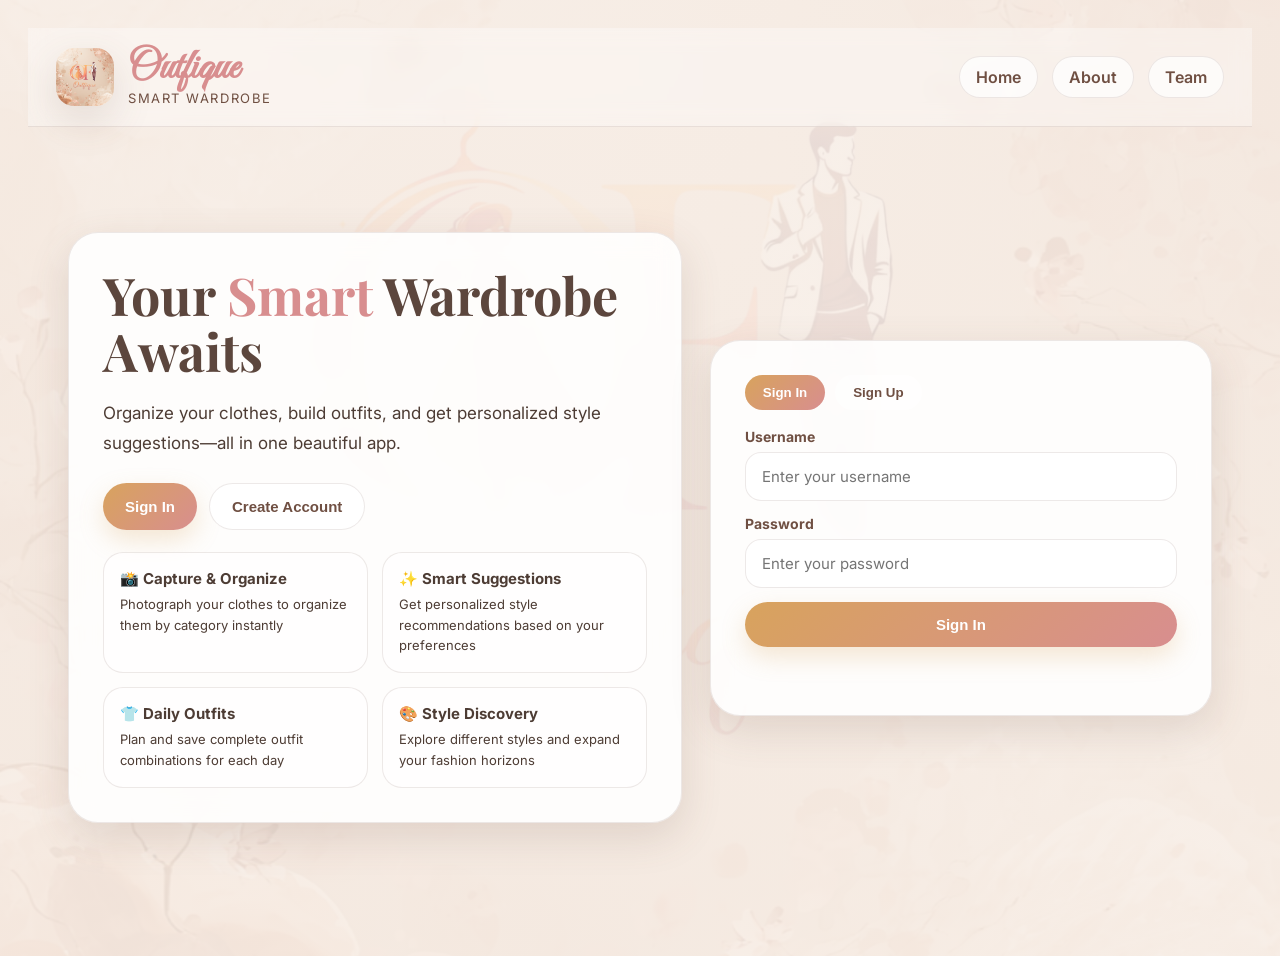
<file: OUTFIQUE KO/index.html>
<!DOCTYPE html>
<html lang="en">
<head>
  <meta charset="UTF-8" />
  <meta name="viewport" content="width=device-width, initial-scale=1.0" />
  <title>Outfique - Smart Wardrobe App</title>
  <link rel="preconnect" href="https://fonts.googleapis.com" />
  <link rel="preconnect" href="https://fonts.gstatic.com" crossorigin />
  <link href="https://fonts.googleapis.com/css2?family=Playfair+Display:wght@600;700&family=Great+Vibes&family=Inter:wght@300;400;500;600;700&display=swap" rel="stylesheet" />
  <link rel="stylesheet" href="styles.css" />
</head>
<body>
  <div class="page">
    <header>
      <div class="brand">
        <img src="DESIGN NI JARED.png" alt="Outfique logo">
        <div class="brand-text">
          <h1>Outfique</h1>
          <p>Smart Wardrobe</p>
        </div>
      </div>

      <nav>
        <a href="index.html">Home</a>
        <a href="about.html">About</a>
        <a href="team.html">Team</a>
      </nav>
    </header>

    <main>
      <section class="hero-card">
        <h2>Your <span>Smart</span> Wardrobe Awaits</h2>
        <p>Organize your clothes, build outfits, and get personalized style suggestions—all in one beautiful app.</p>

        <div class="hero-actions">
          <button class="btn btn-primary" onclick="scrollToAuth('login')">Sign In</button>
          <button class="btn btn-secondary" onclick="scrollToAuth('signup')">Create Account</button>
        </div>

        <div class="features">
          <div class="feature">
            <h3>📸 Capture & Organize</h3>
            <p>Photograph your clothes to organize them by category instantly</p>
          </div>
          <div class="feature">
            <h3>✨ Smart Suggestions</h3>
            <p>Get personalized style recommendations based on your preferences</p>
          </div>
          <div class="feature">
            <h3>👕 Daily Outfits</h3>
            <p>Plan and save complete outfit combinations for each day</p>
          </div>
          <div class="feature">
            <h3>🎨 Style Discovery</h3>
            <p>Explore different styles and expand your fashion horizons</p>
          </div>
        </div>
      </section>

      <section class="auth-card">
        <div class="tabs">
          <button class="tab active" id="loginTab" onclick="switchAuthTab('login')">Sign In</button>
          <button class="tab" id="signupTab" onclick="switchAuthTab('signup')">Sign Up</button>
        </div>

        <form class="auth-form active" id="loginForm">
          <div class="form-group">
            <label for="loginUsername">Username</label>
            <input type="text" id="loginUsername" placeholder="Enter your username" required>
          </div>

          <div class="form-group">
            <label for="loginPassword">Password</label>
            <input type="password" id="loginPassword" placeholder="Enter your password" required>
          </div>

          <button class="btn btn-primary full-width" id="loginBtn" type="button">Sign In</button>
          <div id="authMessage" class="message"></div>
        </form>

        <form class="auth-form" id="signupForm">
          <div class="form-group">
            <label for="signupUsername">Username</label>
            <input type="text" id="signupUsername" placeholder="Choose a username" required>
          </div>

          <div class="form-group">
            <label for="signupEmail">Email</label>
            <input type="email" id="signupEmail" placeholder="your@email.com" required>
          </div>

          <div class="form-group">
            <label for="signupPassword">Password</label>
            <input type="password" id="signupPassword" placeholder="Create a password" required>
          </div>

          <div class="form-group">
            <label for="signupConfirmPassword">Confirm Password</label>
            <input type="password" id="signupConfirmPassword" placeholder="Confirm your password" required>
          </div>

          <button class="btn btn-primary full-width" id="signupBtn" type="button">Create Account</button>
          <div id="authMessage" class="message"></div>
        </form>
      </section>
    </main>
  </div>

  <script src="wardrobe-smart-upgrade.js"></script>
  <script>
    function scrollToAuth(tab) {
      switchAuthTab(tab);
      document.querySelector('.auth-card').scrollIntoView({ behavior: 'smooth' });
    }
  </script>
</body>
</html>
</file>
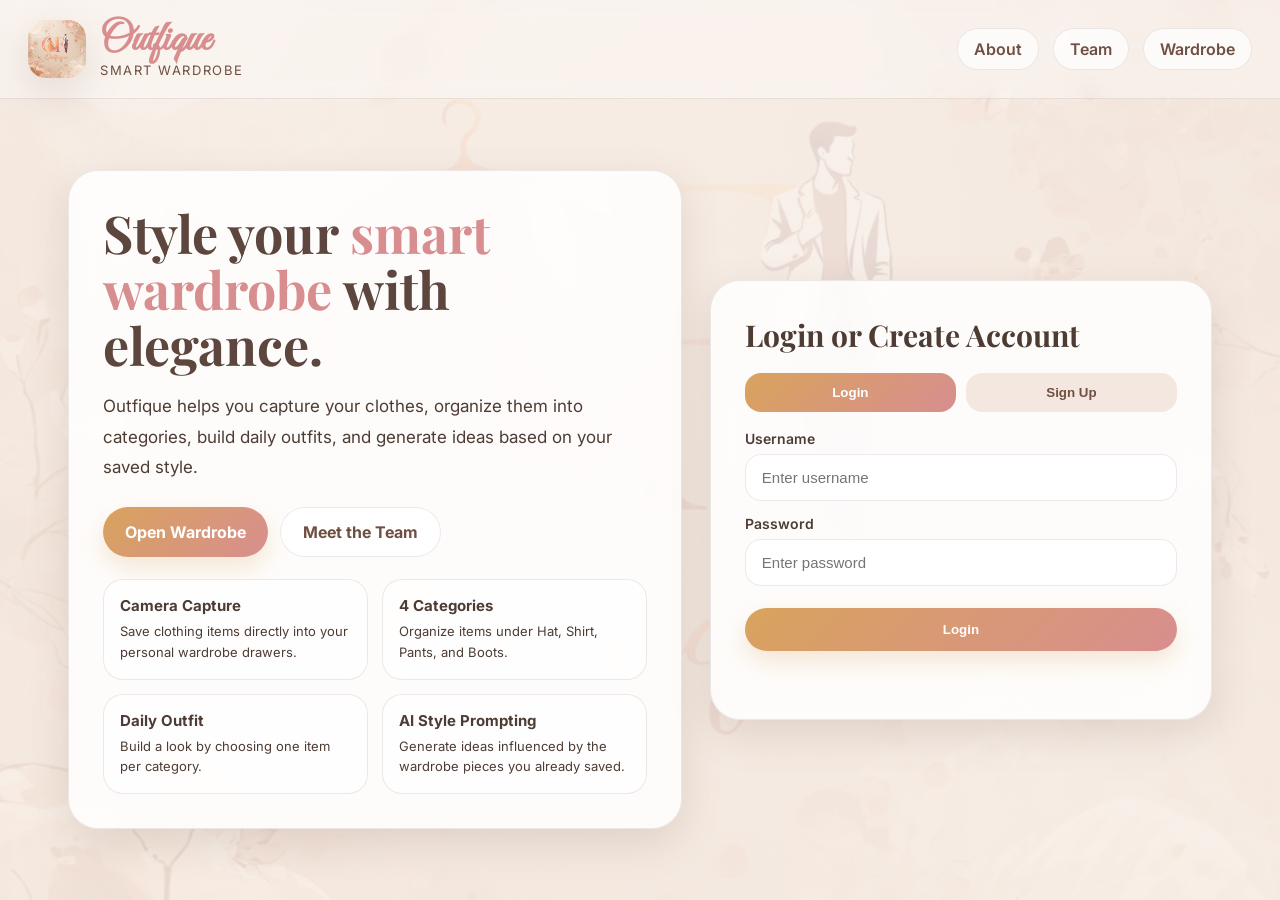
<file: OUTFIQUE KO/about outfique.html>
<!DOCTYPE html>
<html lang="en">
<head>
  <meta charset="UTF-8" />
  <meta name="viewport" content="width=device-width, initial-scale=1.0" />
  <title>Outfique</title>
  <link rel="preconnect" href="https://fonts.googleapis.com" />
  <link rel="preconnect" href="https://fonts.gstatic.com" crossorigin />
  <link href="https://fonts.googleapis.com/css2?family=Playfair+Display:wght@600;700&family=Great+Vibes&family=Inter:wght@300;400;500;600;700&display=swap" rel="stylesheet" />
  <style>
    :root{
      --bg:#f7eee7;
      --bg-2:#ead7c9;
      --rose:#d88e8f;
      --gold:#d8a35d;
      --brown:#6f4f42;
      --text:#4d3c34;
      --white:rgba(255,255,255,.86);
      --shadow:0 14px 40px rgba(111,79,66,.16);
      --line:rgba(111,79,66,.12);
    }

    *{box-sizing:border-box;margin:0;padding:0}
    body{
      font-family:Inter,system-ui,sans-serif;
      min-height:100vh;
      color:var(--text);
      background:
        linear-gradient(rgba(247,238,231,.88), rgba(247,238,231,.88)),
        url("DESIGN NI JARED.png") center/cover no-repeat fixed;
    }

    .page{
      min-height:100vh;
      display:flex;
      flex-direction:column;
    }

    header{
      display:flex;
      justify-content:space-between;
      align-items:center;
      padding:20px 28px;
      -webkit-backdrop-filter:blur(10px);
      backdrop-filter:blur(10px);
      background:rgba(255,255,255,.35);
      border-bottom:1px solid var(--line);
    }

    .brand{
      display:flex;
      align-items:center;
      gap:14px;
    }

    .brand img{
      width:58px;
      height:58px;
      object-fit:cover;
      border-radius:18px;
      box-shadow:var(--shadow);
      background:#fff;
    }

    .brand-text h1{
      font-family:"Great Vibes",cursive;
      font-size:42px;
      color:var(--rose);
      line-height:1;
    }

    .brand-text p{
      font-size:13px;
      letter-spacing:.12em;
      text-transform:uppercase;
      color:var(--brown);
    }

    nav{
      display:flex;
      gap:14px;
      flex-wrap:wrap;
    }

    nav a{
      text-decoration:none;
      color:var(--brown);
      font-weight:600;
      padding:10px 16px;
      border-radius:999px;
      background:rgba(255,255,255,.72);
      border:1px solid var(--line);
    }

    main{
      flex:1;
      display:grid;
      grid-template-columns:1.1fr .9fr;
      gap:28px;
      align-items:center;
      padding:48px 28px;
      max-width:1200px;
      width:100%;
      margin:0 auto;
    }

    .hero-card,
    .auth-card{
      background:var(--white);
      border:1px solid var(--line);
      border-radius:30px;
      box-shadow:var(--shadow);
      padding:34px;
      -webkit-backdrop-filter:blur(12px);
      backdrop-filter:blur(12px);
    }

    .hero-card h2{
      font-family:"Playfair Display",serif;
      font-size:52px;
      line-height:1.08;
      margin-bottom:18px;
      color:#5c463d;
    }

    .hero-card h2 span{color:var(--rose)}
    .hero-card p{
      font-size:17px;
      line-height:1.8;
      margin-bottom:24px;
      max-width:60ch;
    }

    .hero-actions{
      display:flex;
      flex-wrap:wrap;
      gap:12px;
      margin-bottom:22px;
    }

    .btn{
      border:none;
      text-decoration:none;
      display:inline-flex;
      align-items:center;
      justify-content:center;
      cursor:pointer;
      border-radius:999px;
      padding:14px 22px;
      font-weight:700;
      transition:.2s ease;
    }

    .btn-primary{
      background:linear-gradient(135deg,var(--gold),var(--rose));
      color:#fff;
      box-shadow:0 10px 24px rgba(216,163,93,.25);
    }

    .btn-secondary{
      background:#fff;
      color:var(--brown);
      border:1px solid var(--line);
    }

    .btn:hover{transform:translateY(-1px)}

    .features{
      display:grid;
      grid-template-columns:repeat(2,minmax(0,1fr));
      gap:14px;
      margin-top:12px;
    }

    .feature{
      background:rgba(255,255,255,.62);
      border:1px solid var(--line);
      border-radius:20px;
      padding:16px;
    }

    .feature h3{
      font-size:15px;
      margin-bottom:6px;
    }

    .feature p{
      font-size:13px;
      line-height:1.6;
      margin:0;
    }

    .auth-card h3{
      font-family:"Playfair Display",serif;
      font-size:30px;
      margin-bottom:18px;
    }

    .tabs{
      display:flex;
      gap:10px;
      margin-bottom:18px;
    }

    .tab{
      flex:1;
      padding:12px 14px;
      border:none;
      border-radius:16px;
      background:#f3e7df;
      color:var(--brown);
      font-weight:700;
      cursor:pointer;
    }

    .tab.active{
      background:linear-gradient(135deg,var(--gold),var(--rose));
      color:#fff;
    }

    .auth-form{display:none}
    .auth-form.active{display:block}

    .form-group{
      margin-bottom:14px;
    }

    label{
      display:block;
      margin-bottom:7px;
      font-weight:600;
      font-size:14px;
    }

    input{
      width:100%;
      padding:14px 16px;
      border:1px solid var(--line);
      border-radius:16px;
      outline:none;
      font-size:15px;
      background:#fff;
    }

    .full-btn{
      width:100%;
      margin-top:8px;
    }

    .terms{
      font-size:13px;
      line-height:1.6;
      margin-top:14px;
      color:#6e5a4f;
    }

    .terms a{
      color:var(--rose);
      font-weight:700;
      text-decoration:none;
    }

    .message{
      min-height:22px;
      font-size:14px;
      margin-top:12px;
      font-weight:600;
    }

    .message.error{color:#b43b3b}
    .message.success{color:#2a7a4d}

    @media (max-width: 900px){
      main{
        grid-template-columns:1fr;
      }
      .hero-card h2{
        font-size:42px;
      }
    }

    @media (max-width: 640px){
      header{
        flex-direction:column;
        gap:14px;
      }
      .hero-card,
      .auth-card{
        padding:24px;
      }
      .hero-card h2{
        font-size:34px;
      }
      .features{
        grid-template-columns:1fr;
      }
    }
  </style>
</head>
<body>
  <div class="page">
    <header>
      <div class="brand">
        <img src="DESIGN NI JARED.png" alt="Outfique logo">
        <div class="brand-text">
          <h1>Outfique</h1>
          <p>Smart Wardrobe</p>
        </div>
      </div>

      <nav>
        <a href="about outfique.html">About</a>
        <a href="team.html">Team</a>
        <a href="wardrobe.html">Wardrobe</a>
      </nav>
    </header>

    <main>
      <section class="hero-card">
        <h2>Style your <span>smart wardrobe</span> with elegance.</h2>
        <p>
          Outfique helps you capture your clothes, organize them into categories,
          build daily outfits, and generate ideas based on your saved style.
        </p>

        <div class="hero-actions">
          <a class="btn btn-primary" href="wardrobe.html">Open Wardrobe</a>
          <a class="btn btn-secondary" href="team.html">Meet the Team</a>
        </div>

        <div class="features">
          <div class="feature">
            <h3>Camera Capture</h3>
            <p>Save clothing items directly into your personal wardrobe drawers.</p>
          </div>
          <div class="feature">
            <h3>4 Categories</h3>
            <p>Organize items under Hat, Shirt, Pants, and Boots.</p>
          </div>
          <div class="feature">
            <h3>Daily Outfit</h3>
            <p>Build a look by choosing one item per category.</p>
          </div>
          <div class="feature">
            <h3>AI Style Prompting</h3>
            <p>Generate ideas influenced by the wardrobe pieces you already saved.</p>
          </div>
        </div>
      </section>

      <section class="auth-card">
        <h3>Login or Create Account</h3>

        <div class="tabs">
          <button class="tab active" id="loginTab" type="button">Login</button>
          <button class="tab" id="signupTab" type="button">Sign Up</button>
        </div>

        <div class="auth-form active" id="loginForm">
          <div class="form-group">
            <label for="loginUsername">Username</label>
            <input id="loginUsername" type="text" placeholder="Enter username">
          </div>
          <div class="form-group">
            <label for="loginPassword">Password</label>
            <input id="loginPassword" type="password" placeholder="Enter password">
          </div>
          <button class="btn btn-primary full-btn" id="loginBtn" type="button">Login</button>
        </div>

        <div class="auth-form" id="signupForm">
          <div class="form-group">
            <label for="signupUsername">Username</label>
            <input id="signupUsername" type="text" placeholder="Choose a username">
          </div>
          <div class="form-group">
            <label for="signupEmail">Email</label>
            <input id="signupEmail" type="email" placeholder="Enter email">
          </div>
          <div class="form-group">
            <label for="signupPassword">Password</label>
            <input id="signupPassword" type="password" placeholder="Create password">
          </div>
          <div class="form-group">
            <label for="signupConfirmPassword">Confirm Password</label>
            <input id="signupConfirmPassword" type="password" placeholder="Repeat password">
          </div>
          <button class="btn btn-primary full-btn" id="signupBtn" type="button">Create Account</button>

          <div class="terms">
            By signing up, you agree to use this project responsibly.
          </div>
        </div>

        <div class="message" id="authMessage"></div>
      </section>
    </main>
  </div>

  <script src="wardrobe.js"></script>
</body>
</html>
</file>
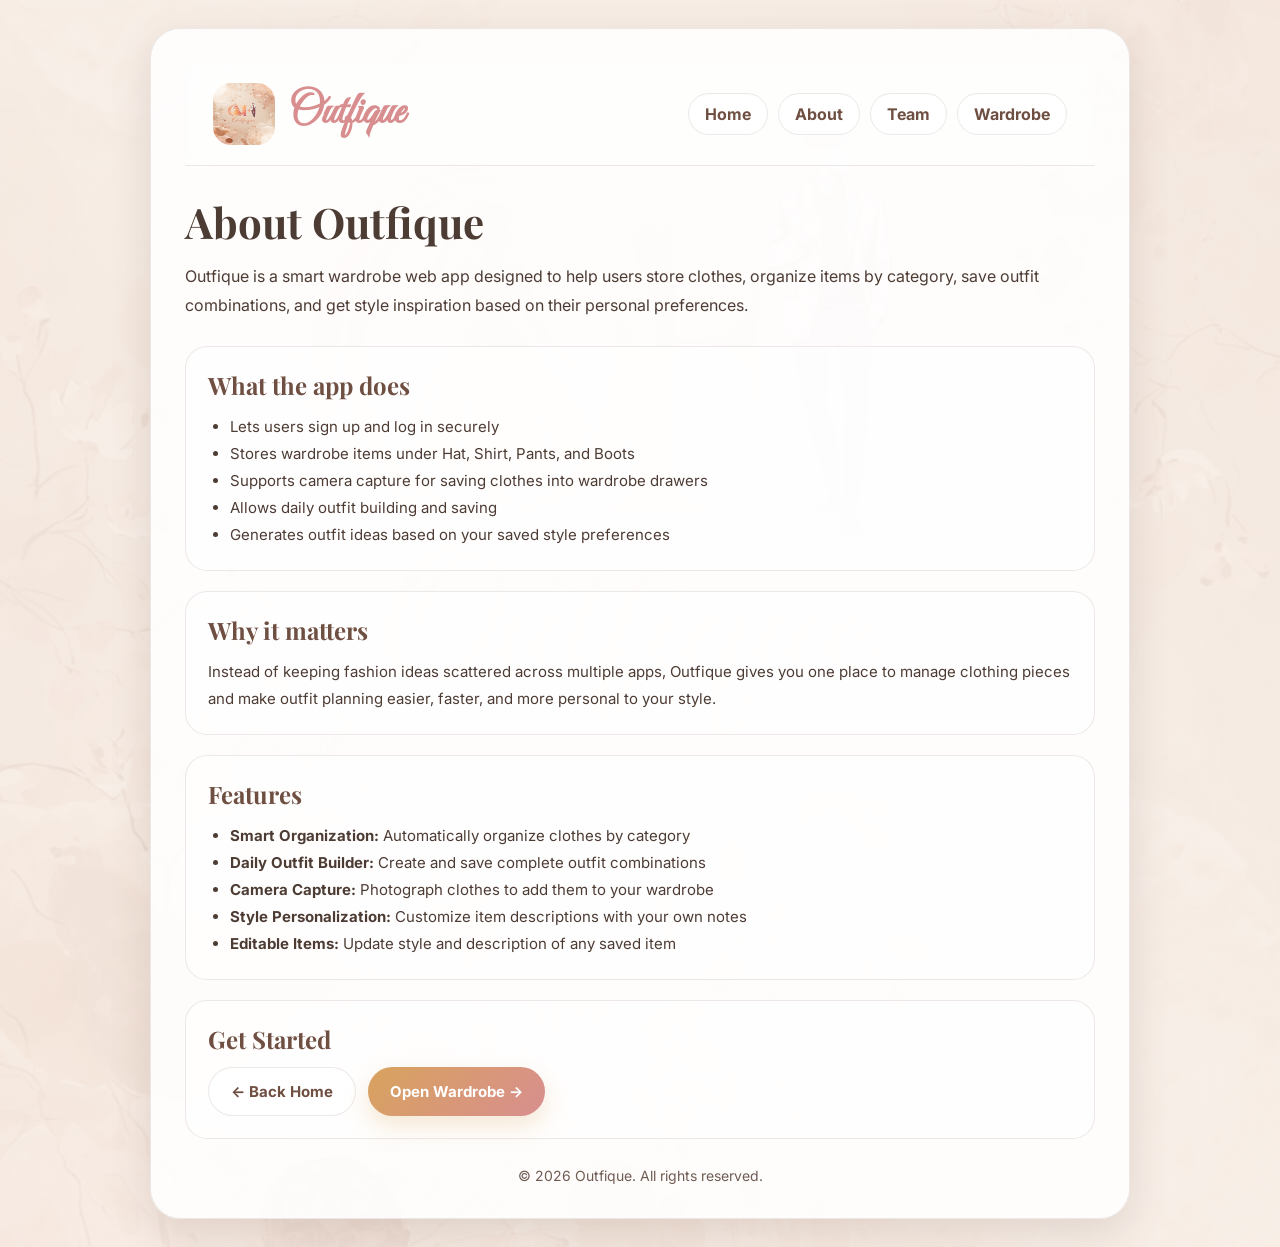
<file: OUTFIQUE KO/about.html>
<!DOCTYPE html>
<html lang="en">
<head>
  <meta charset="UTF-8" />
  <meta name="viewport" content="width=device-width, initial-scale=1.0" />
  <title>About Outfique</title>
  <link rel="preconnect" href="https://fonts.googleapis.com">
  <link rel="preconnect" href="https://fonts.gstatic.com" crossorigin>
  <link href="https://fonts.googleapis.com/css2?family=Playfair+Display:wght@600;700&family=Great+Vibes&family=Inter:wght@300;400;500;600;700&display=swap" rel="stylesheet">
  <link rel="stylesheet" href="styles.css">
</head>
<body>
  <div class="container">
    <header class="about-header">
      <div class="logo-wrap">
        <img src="DESIGN NI JARED.png" alt="Outfique logo">
        <div>
          <h1>Outfique</h1>
        </div>
      </div>

      <nav class="about-nav">
        <a href="index.html">Home</a>
        <a href="about.html">About</a>
        <a href="team.html">Team</a>
        <a href="wardrobe.html">Wardrobe</a>
      </nav>
    </header>

    <section class="hero">
      <h2>About Outfique</h2>
      <p>
        Outfique is a smart wardrobe web app designed to help users store clothes,
        organize items by category, save outfit combinations, and get style inspiration
        based on their personal preferences.
      </p>
    </section>

    <section class="about-section">
      <h3>What the app does</h3>
      <ul>
        <li>Lets users sign up and log in securely</li>
        <li>Stores wardrobe items under Hat, Shirt, Pants, and Boots</li>
        <li>Supports camera capture for saving clothes into wardrobe drawers</li>
        <li>Allows daily outfit building and saving</li>
        <li>Generates outfit ideas based on your saved style preferences</li>
      </ul>
    </section>

    <section class="about-section">
      <h3>Why it matters</h3>
      <p>
        Instead of keeping fashion ideas scattered across multiple apps, Outfique gives you one place
        to manage clothing pieces and make outfit planning easier, faster, and more personal to your style.
      </p>
    </section>

    <section class="about-section">
      <h3>Features</h3>
      <ul>
        <li><strong>Smart Organization:</strong> Automatically organize clothes by category</li>
        <li><strong>Daily Outfit Builder:</strong> Create and save complete outfit combinations</li>
        <li><strong>Camera Capture:</strong> Photograph clothes to add them to your wardrobe</li>
        <li><strong>Style Personalization:</strong> Customize item descriptions with your own notes</li>
        <li><strong>Editable Items:</strong> Update style and description of any saved item</li>
      </ul>
    </section>

    <section class="about-section">
      <h3>Get Started</h3>
      <div class="actions">
        <a class="btn btn-secondary" href="index.html">← Back Home</a>
        <a class="btn btn-primary" href="wardrobe.html">Open Wardrobe →</a>
      </div>
    </section>

    <footer>
      &copy; 2026 Outfique. All rights reserved.
    </footer>
  </div>
</body>
</html>
</file>
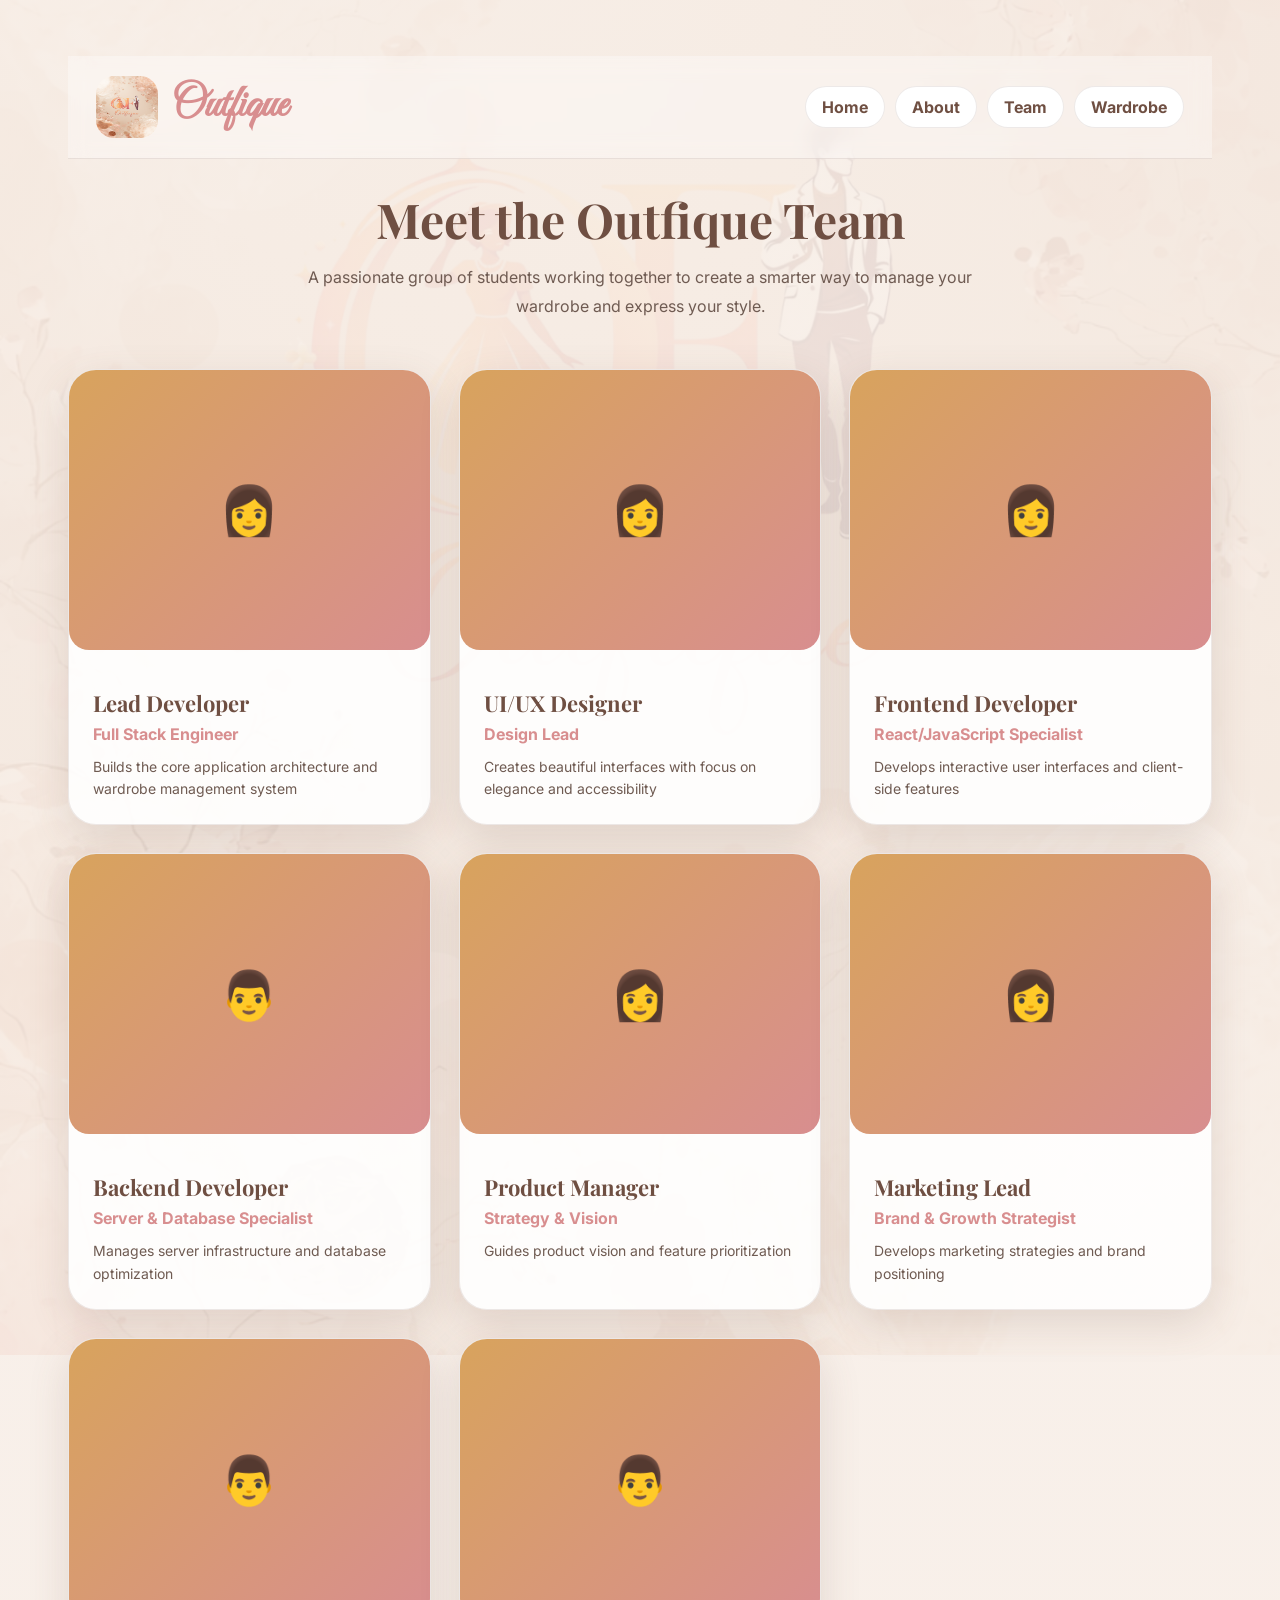
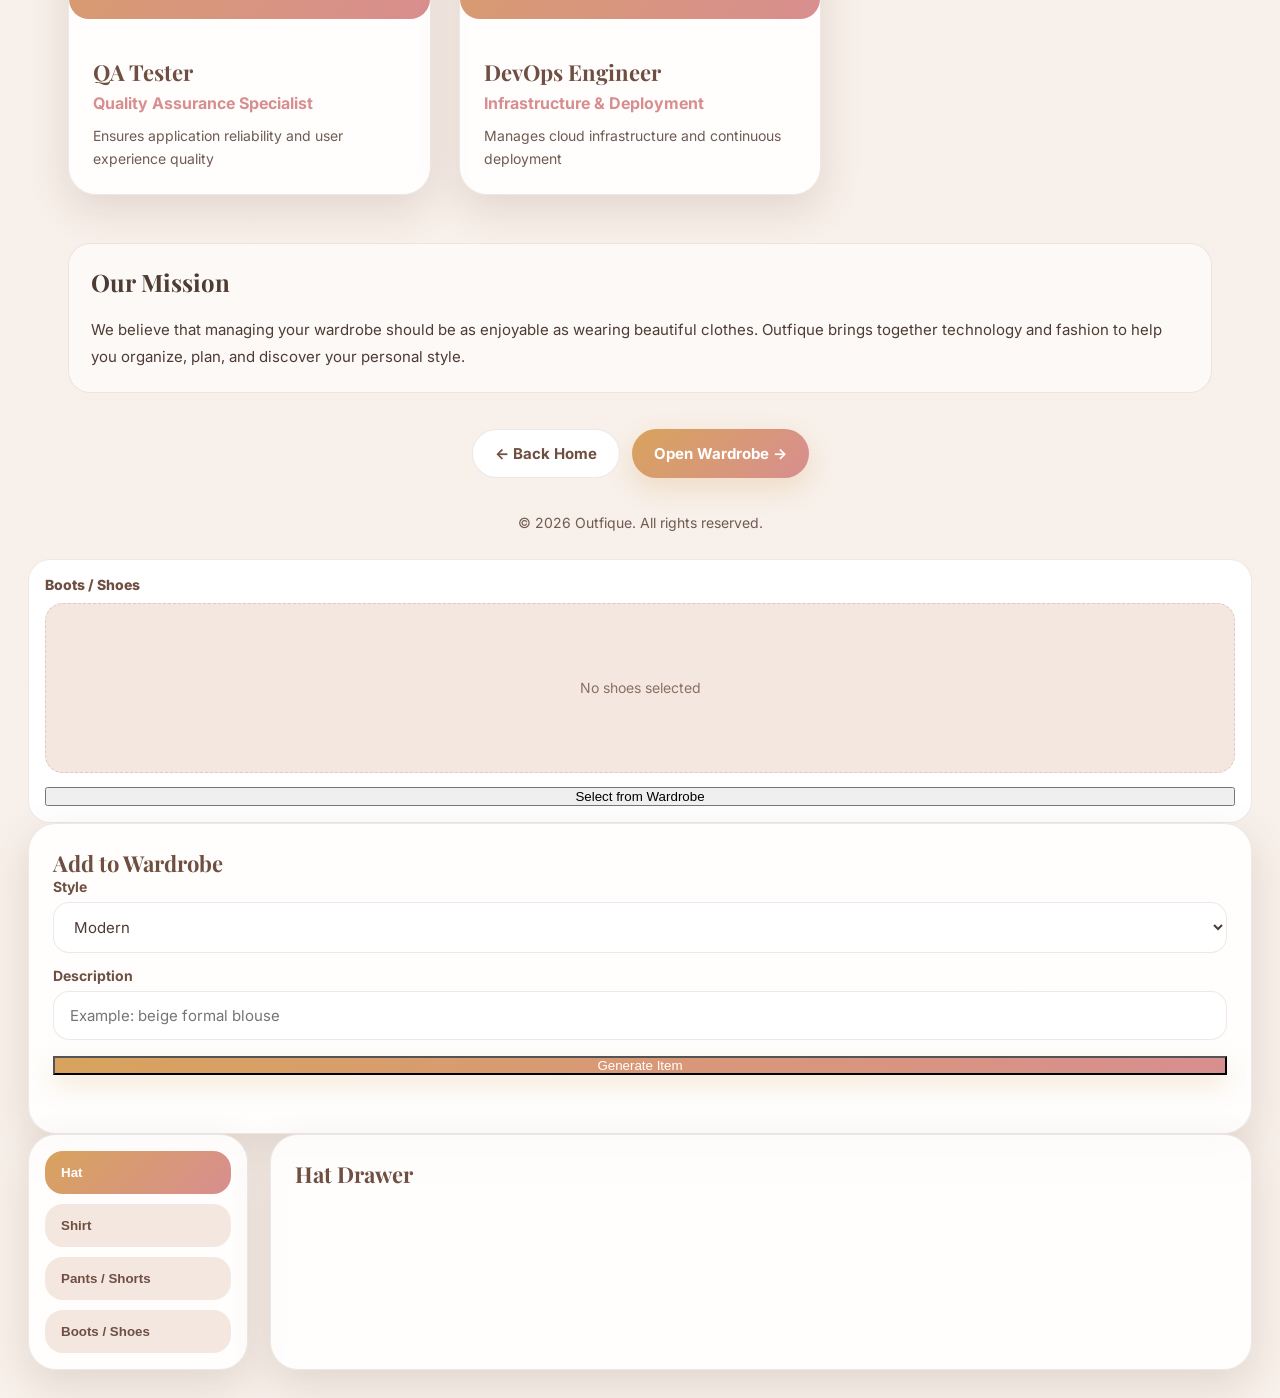
<file: OUTFIQUE KO/team.html>
<!DOCTYPE html>
<html lang="en">
<head>
  <meta charset="UTF-8" />
  <meta name="viewport" content="width=device-width, initial-scale=1.0" />
  <title>Outfique Team</title>
  <link rel="preconnect" href="https://fonts.googleapis.com">
  <link rel="preconnect" href="https://fonts.gstatic.com" crossorigin>
  <link href="https://fonts.googleapis.com/css2?family=Playfair+Display:wght@600;700&family=Great+Vibes&family=Inter:wght@300;400;500;600;700&display=swap" rel="stylesheet">
  <link rel="stylesheet" href="styles.css">
</head>
<body>
  <div class="team-container">
    <header class="about-header">
      <div class="logo-wrap">
        <img src="DESIGN NI JARED.png" alt="Outfique logo">
        <div>
          <h1>Outfique</h1>
        </div>
      </div>

      <nav class="about-nav">
        <a href="index.html">Home</a>
        <a href="about.html">About</a>
        <a href="team.html">Team</a>
        <a href="wardrobe.html">Wardrobe</a>
      </nav>
    </header>

    <section class="team-header">
      <h2>Meet the Outfique Team</h2>
      <p>
        A passionate group of students working together to create
        a smarter way to manage your wardrobe and express your style.
      </p>
    </section>

    <section class="team-grid">
      <div class="team-card">
        <div class="team-card-image">👩</div>
        <div class="team-card-body">
          <h3>Lead Developer</h3>
          <div class="role">Full Stack Engineer</div>
          <p>Builds the core application architecture and wardrobe management system</p>
        </div>
      </div>

      <div class="team-card">
        <div class="team-card-image">👩</div>
        <div class="team-card-body">
          <h3>UI/UX Designer</h3>
          <div class="role">Design Lead</div>
          <p>Creates beautiful interfaces with focus on elegance and accessibility</p>
        </div>
      </div>

      <div class="team-card">
        <div class="team-card-image">👩</div>
        <div class="team-card-body">
          <h3>Frontend Developer</h3>
          <div class="role">React/JavaScript Specialist</div>
          <p>Develops interactive user interfaces and client-side features</p>
        </div>
      </div>

      <div class="team-card">
        <div class="team-card-image">👨</div>
        <div class="team-card-body">
          <h3>Backend Developer</h3>
          <div class="role">Server & Database Specialist</div>
          <p>Manages server infrastructure and database optimization</p>
        </div>
      </div>

      <div class="team-card">
        <div class="team-card-image">👩</div>
        <div class="team-card-body">
          <h3>Product Manager</h3>
          <div class="role">Strategy & Vision</div>
          <p>Guides product vision and feature prioritization</p>
        </div>
      </div>

      <div class="team-card">
        <div class="team-card-image">👩</div>
        <div class="team-card-body">
          <h3>Marketing Lead</h3>
          <div class="role">Brand & Growth Strategist</div>
          <p>Develops marketing strategies and brand positioning</p>
        </div>
      </div>

      <div class="team-card">
        <div class="team-card-image">👨</div>
        <div class="team-card-body">
          <h3>QA Tester</h3>
          <div class="role">Quality Assurance Specialist</div>
          <p>Ensures application reliability and user experience quality</p>
        </div>
      </div>

      <div class="team-card">
        <div class="team-card-image">👨</div>
        <div class="team-card-body">
          <h3>DevOps Engineer</h3>
          <div class="role">Infrastructure & Deployment</div>
          <p>Manages cloud infrastructure and continuous deployment</p>
        </div>
      </div>
    </section>

    <section class="about-section">
      <h2 id="team-mission">Our Mission</h2>
      <p>
        We believe that managing your wardrobe should be as enjoyable as wearing beautiful clothes.
        Outfique brings together technology and fashion to help you organize, plan, and discover your personal style.
      </p>
    </section>

    <div class="actions team-actions">
      <a class="btn btn-secondary" href="index.html">← Back Home</a>
      <a class="btn btn-primary" href="wardrobe.html">Open Wardrobe →</a>
    </div>

    <footer>
      &copy; 2026 Outfique. All rights reserved.
    </footer>
  </div>
</body>
</html>

          <div class="outfit-slot" data-category="boots">
            <div class="slot-label">Boots / Shoes</div>
            <div class="slot-content" id="dailyBoots"><div class="empty-slot">No shoes selected</div></div>
            <button class="select-from-drawer-btn" data-category="boots" type="button">Select from Wardrobe</button>
          </div>
        </div>
      </section>

      <aside class="generation-panel">
        <h2>Add to Wardrobe</h2>

        <div class="form-group">
          <label for="itemStyle">Style</label>
          <select id="itemStyle">
            <option value="casual">Casual</option>
            <option value="formal">Formal</option>
            <option value="vintage">Vintage</option>
            <option value="modern" selected>Modern</option>
            <option value="streetwear">Streetwear</option>
            <option value="bohemian">Bohemian</option>
            <option value="minimalist">Minimalist</option>
          </select>
        </div>

        <div class="form-group">
          <label for="itemDescription">Description</label>
          <input type="text" id="itemDescription" placeholder="Example: beige formal blouse">
        </div>

        <button id="generateBtn" class="btn-primary full-width" type="button">Generate Item</button>
        <div id="messageArea" class="status-message"></div>
      </aside>
    </div>

    <section class="category-section">
      <div class="category-tabs">
        <button class="category-tab active" data-category="hat" type="button">Hat</button>
        <button class="category-tab" data-category="shirt" type="button">Shirt</button>
        <button class="category-tab" data-category="pants" type="button">Pants / Shorts</button>
        <button class="category-tab" data-category="boots" type="button">Boots / Shoes</button>
      </div>

      <div class="drawer-panel">
        <div class="drawer-header">
          <h2 id="drawerTitle">Hat Drawer</h2>
        </div>
        <div id="wardrobeGrid" class="wardrobe-grid"></div>
      </div>
    </section>
  </div>

  <div class="modal hidden" id="editModal">
    <div class="modal-content">
      <button class="close-btn" id="closeEditModal" type="button">&times;</button>
      <h3>Edit Item</h3>

      <div class="form-group">
        <label for="editStyle">Update Style</label>
        <select id="editStyle">
          <option value="casual">Casual</option>
          <option value="formal">Formal</option>
          <option value="vintage">Vintage</option>
          <option value="modern">Modern</option>
          <option value="streetwear">Streetwear</option>
          <option value="bohemian">Bohemian</option>
          <option value="minimalist">Minimalist</option>
        </select>
      </div>

      <div class="form-group">
        <label for="editDescription">Update Description</label>
        <input type="text" id="editDescription" placeholder="Updated description">
      </div>

      <button id="saveEditBtn" class="btn-primary full-width" type="button">Save Changes</button>
    </div>
  </div>

  <script src="wardrobe.js"></script>
  <script src="wardrobe-smart-upgrade.js"></script>
</body>
</html>
</file>
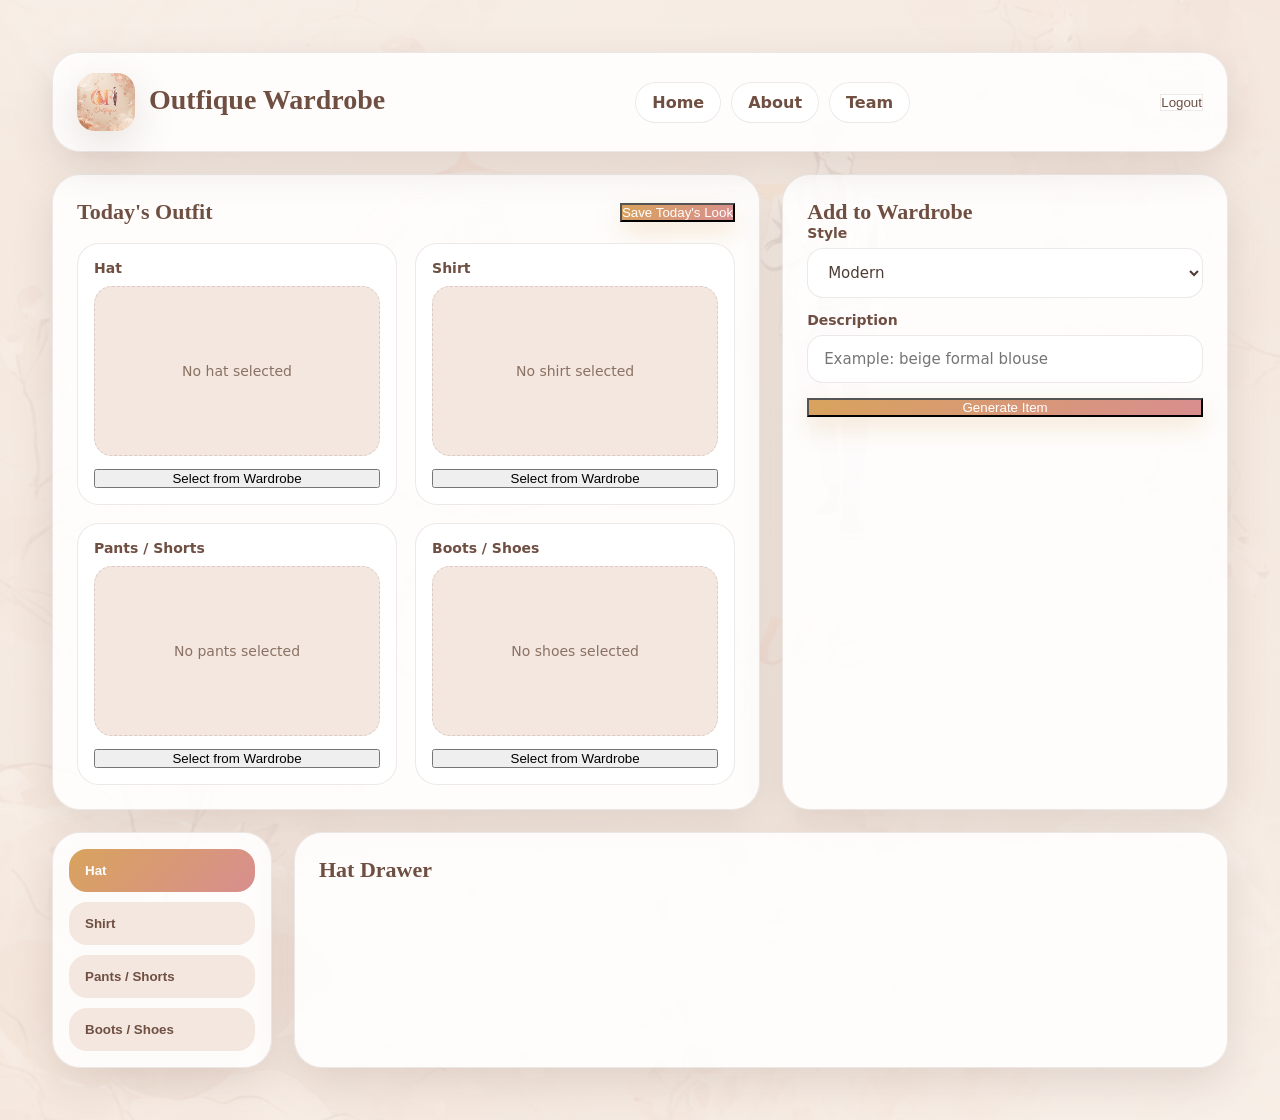
<file: OUTFIQUE KO/wardrobe-page.html>
<!DOCTYPE html>
<html lang="en">
<head>
  <meta charset="UTF-8" />
  <meta name="viewport" content="width=device-width, initial-scale=1.0" />
  <title>Outfique Wardrobe</title>
  <link rel="stylesheet" href="styles.css" />
</head>
<body>
  <div class="wardrobe-container">
    <header class="wardrobe-header">
      <div class="brand">
        <img src="DESIGN NI JARED.png" alt="Outfique logo" class="brand-logo">
        <div>
          <h1>Outfique Wardrobe</h1>
          <span id="username"></span>
        </div>
      </div>

      <nav class="header-nav">
        <a href="index.html" class="header-link">Home</a>
        <a href="about.html" class="header-link">About</a>
        <a href="team.html" class="header-link">Team</a>
      </nav>

      <div class="header-actions">
        <button id="logoutBtn" class="btn-secondary" type="button">Logout</button>
      </div>
    </header>

    <div class="wardrobe-main">
      <section class="daily-outfit-section">
        <div class="daily-outfit-header">
          <h2>Today's Outfit</h2>
          <button id="saveDailyOutfitBtn" class="btn-primary" type="button">Save Today's Look</button>
        </div>

        <div class="daily-outfit-display">
          <div class="outfit-slot" data-category="hat">
            <div class="slot-label">Hat</div>
            <div class="slot-content" id="dailyHat"><div class="empty-slot">No hat selected</div></div>
            <button class="select-from-drawer-btn" data-category="hat" type="button">Select from Wardrobe</button>
          </div>

          <div class="outfit-slot" data-category="shirt">
            <div class="slot-label">Shirt</div>
            <div class="slot-content" id="dailyShirt"><div class="empty-slot">No shirt selected</div></div>
            <button class="select-from-drawer-btn" data-category="shirt" type="button">Select from Wardrobe</button>
          </div>

          <div class="outfit-slot" data-category="pants">
            <div class="slot-label">Pants / Shorts</div>
            <div class="slot-content" id="dailyPants"><div class="empty-slot">No pants selected</div></div>
            <button class="select-from-drawer-btn" data-category="pants" type="button">Select from Wardrobe</button>
          </div>

          <div class="outfit-slot" data-category="boots">
            <div class="slot-label">Boots / Shoes</div>
            <div class="slot-content" id="dailyBoots"><div class="empty-slot">No shoes selected</div></div>
            <button class="select-from-drawer-btn" data-category="boots" type="button">Select from Wardrobe</button>
          </div>
        </div>
      </section>

      <aside class="generation-panel">
        <h2>Add to Wardrobe</h2>

        <div class="form-group">
          <label for="itemStyle">Style</label>
          <select id="itemStyle">
            <option value="casual">Casual</option>
            <option value="formal">Formal</option>
            <option value="vintage">Vintage</option>
            <option value="modern" selected>Modern</option>
            <option value="streetwear">Streetwear</option>
            <option value="bohemian">Bohemian</option>
            <option value="minimalist">Minimalist</option>
          </select>
        </div>

        <div class="form-group">
          <label for="itemDescription">Description</label>
          <input type="text" id="itemDescription" placeholder="Example: beige formal blouse">
        </div>

        <button id="generateBtn" class="btn-primary full-width" type="button">Generate Item</button>
        <div id="messageArea" class="status-message"></div>
      </aside>
    </div>

    <section class="category-section">
      <div class="category-tabs">
        <button class="category-tab active" data-category="hat" type="button">Hat</button>
        <button class="category-tab" data-category="shirt" type="button">Shirt</button>
        <button class="category-tab" data-category="pants" type="button">Pants / Shorts</button>
        <button class="category-tab" data-category="boots" type="button">Boots / Shoes</button>
      </div>

      <div class="drawer-panel">
        <div class="drawer-header">
          <h2 id="drawerTitle">Hat Drawer</h2>
        </div>
        <div id="wardrobeGrid" class="wardrobe-grid"></div>
      </div>
    </section>
  </div>

  <div class="modal hidden" id="editModal">
    <div class="modal-content">
      <button class="close-btn" id="closeEditModal" type="button">&times;</button>
      <h3>Edit Item</h3>

      <div class="form-group">
        <label for="editStyle">Update Style</label>
        <select id="editStyle">
          <option value="casual">Casual</option>
          <option value="formal">Formal</option>
          <option value="vintage">Vintage</option>
          <option value="modern">Modern</option>
          <option value="streetwear">Streetwear</option>
          <option value="bohemian">Bohemian</option>
          <option value="minimalist">Minimalist</option>
        </select>
      </div>

      <div class="form-group">
        <label for="editDescription">Update Description</label>
        <input type="text" id="editDescription" placeholder="Updated description">
      </div>

      <button id="saveEditBtn" class="btn-primary full-width" type="button">Save Changes</button>
    </div>
  </div>

  <script src="wardrobe-smart-upgrade.js"></script>
  <script src="server.js"></script>
</body>
</html>
</file>
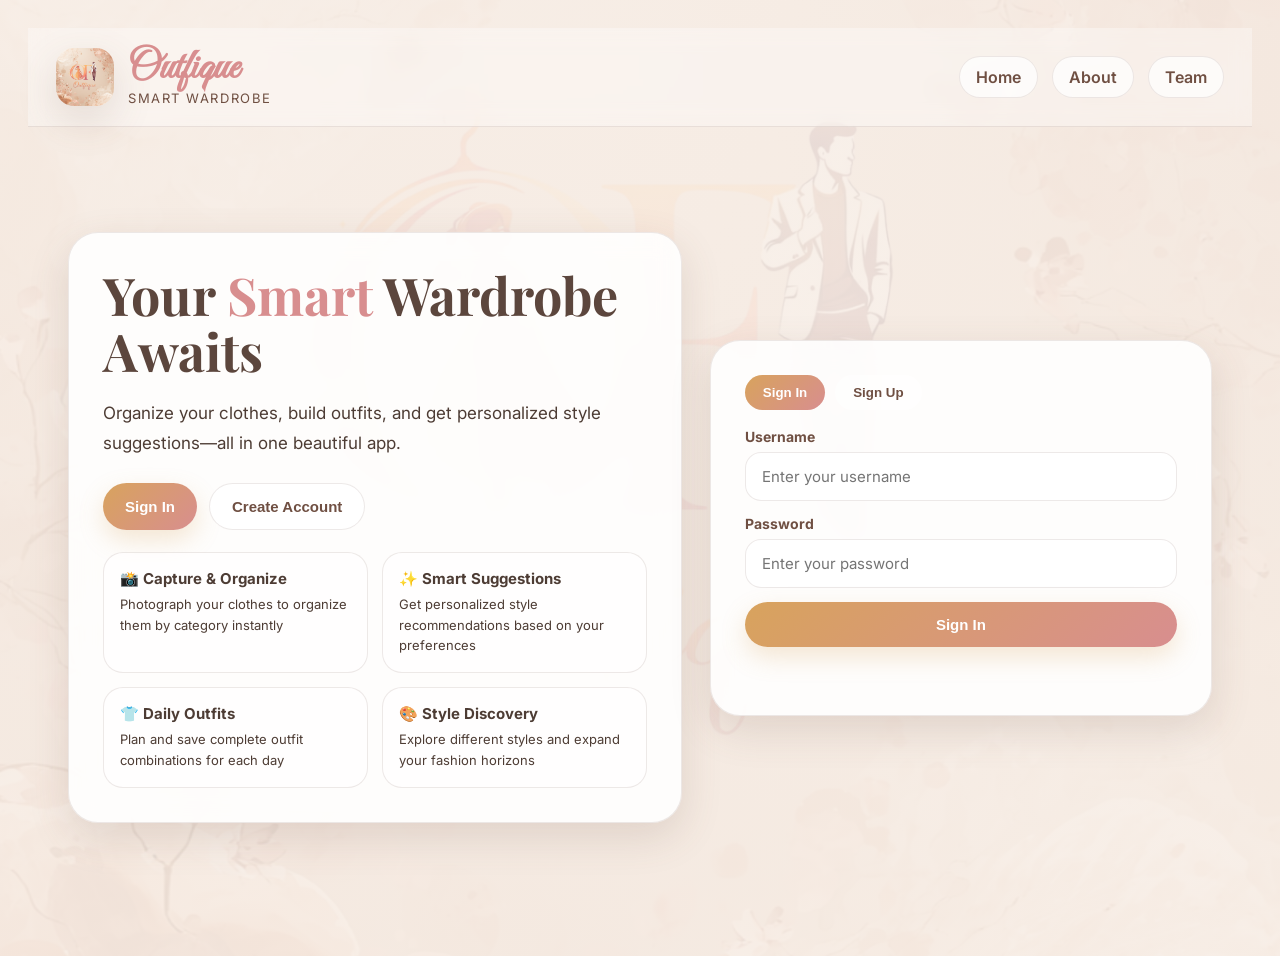
<file: OUTFIQUE KO/wardrobe.html>
<!DOCTYPE html>
<html lang="en">
<head>
  <meta charset="UTF-8" />
  <meta name="viewport" content="width=device-width, initial-scale=1.0" />
  <title>Outfique Wardrobe</title>
  <link rel="preconnect" href="https://fonts.googleapis.com">
  <link rel="preconnect" href="https://fonts.gstatic.com" crossorigin>
  <link href="https://fonts.googleapis.com/css2?family=Playfair+Display:wght@600;700&family=Great+Vibes&family=Inter:wght@300;400;500;600;700&display=swap" rel="stylesheet">
  <link rel="stylesheet" href="styles.css">
</head>
<body>
  <div class="wardrobe-container">
    <header class="wardrobe-header">
      <div class="brand">
        <img src="DESIGN NI JARED.png" alt="Outfique logo" class="brand-logo">
        <div>
          <h1>Outfique Wardrobe</h1>
          <span id="username"></span>
        </div>
      </div>

      <nav class="header-nav">
        <a href="index.html" class="header-link">Home</a>
        <a href="about.html" class="header-link">About</a>
        <a href="team.html" class="header-link">Team</a>
      </nav>

      <div class="header-actions">
        <button id="logoutBtn" class="btn-secondary" type="button">Logout</button>
      </div>
    </header>

    <div class="wardrobe-main">
      <section class="daily-outfit-section">
        <div class="daily-outfit-header">
          <h2>Today's Outfit</h2>
          <button id="saveDailyOutfitBtn" class="btn-primary" type="button">Save Today's Look</button>
        </div>

        <div class="daily-outfit-display">
          <div class="outfit-slot" data-category="hat">
            <div class="slot-label">Hat</div>
            <div class="slot-content" id="dailyHat"><div class="empty-slot">No hat selected</div></div>
            <button class="select-from-drawer-btn" data-category="hat" type="button">Select from Wardrobe</button>
          </div>

          <div class="outfit-slot" data-category="shirt">
            <div class="slot-label">Shirt</div>
            <div class="slot-content" id="dailyShirt"><div class="empty-slot">No shirt selected</div></div>
            <button class="select-from-drawer-btn" data-category="shirt" type="button">Select from Wardrobe</button>
          </div>

          <div class="outfit-slot" data-category="pants">
            <div class="slot-label">Pants / Shorts</div>
            <div class="slot-content" id="dailyPants"><div class="empty-slot">No pants selected</div></div>
            <button class="select-from-drawer-btn" data-category="pants" type="button">Select from Wardrobe</button>
          </div>

          <div class="outfit-slot" data-category="boots">
            <div class="slot-label">Boots / Shoes</div>
            <div class="slot-content" id="dailyBoots"><div class="empty-slot">No shoes selected</div></div>
            <button class="select-from-drawer-btn" data-category="boots" type="button">Select from Wardrobe</button>
          </div>
        </div>
      </section>

      <aside class="generation-panel">
        <h2>Add to Wardrobe</h2>

        <div class="form-group">
          <label for="itemStyle">Style</label>
          <select id="itemStyle">
            <option value="casual">Casual</option>
            <option value="formal">Formal</option>
            <option value="vintage">Vintage</option>
            <option value="modern" selected>Modern</option>
            <option value="streetwear">Streetwear</option>
            <option value="bohemian">Bohemian</option>
            <option value="minimalist">Minimalist</option>
          </select>
        </div>

        <div class="form-group">
          <label for="itemDescription">Description</label>
          <input type="text" id="itemDescription" placeholder="Example: beige formal blouse">
        </div>

        <button id="generateBtn" class="btn-primary full-width" type="button">Generate Item</button>
        <button id="openCameraBtn" class="btn-secondary full-width" type="button">📸 Capture from Camera</button>
        <div id="messageArea" class="status-message"></div>
      </aside>
    </div>

    <section class="category-section">
      <div class="category-tabs">
        <button class="category-tab active" data-category="hat" type="button">Hat</button>
        <button class="category-tab" data-category="shirt" type="button">Shirt</button>
        <button class="category-tab" data-category="pants" type="button">Pants / Shorts</button>
        <button class="category-tab" data-category="boots" type="button">Boots / Shoes</button>
      </div>

      <div class="drawer-panel">
        <div class="drawer-header">
          <h2 id="drawerTitle">Hat Drawer</h2>
        </div>
        <div id="wardrobeGrid" class="wardrobe-grid"></div>
      </div>
    </section>
  </div>

  <div class="modal hidden" id="editModal">
    <div class="modal-content">
      <button class="close-btn" id="closeEditModal" type="button">&times;</button>
      <h3>Edit Item</h3>

      <div class="form-group">
        <label for="editStyle">Update Style</label>
        <select id="editStyle">
          <option value="casual">Casual</option>
          <option value="formal">Formal</option>
          <option value="vintage">Vintage</option>
          <option value="modern">Modern</option>
          <option value="streetwear">Streetwear</option>
          <option value="bohemian">Bohemian</option>
          <option value="minimalist">Minimalist</option>
        </select>
      </div>

      <div class="form-group">
        <label for="editDescription">Update Description</label>
        <input type="text" id="editDescription" placeholder="Updated description">
      </div>

      <button id="saveEditBtn" class="btn-primary full-width" type="button">Save Changes</button>
    </div>
  </div>

  <div class="modal hidden" id="cameraModal">
    <div class="modal-content camera-modal">
      <button class="close-btn" id="closeCameraModal" type="button">&times;</button>
      <h3>📸 Capture Clothing</h3>
      <p class="modal-subtitle">Take a photo or upload an image of your clothing item</p>

      <div class="camera-container" id="cameraContainer">
        <video id="cameraFeed" autoplay webkit-playsinline playsinline></video>
        <div class="camera-overlay">
          <div class="camera-frame"></div>
        </div>
      </div>

      <div class="camera-controls">
        <button id="capturePhotoBtn" class="btn-primary" type="button">📷 Capture</button>
        <button id="toggleCameraBtn" class="btn-secondary" type="button">📹 Start Camera</button>
        <button id="uploadFileBtn" class="btn-secondary" type="button">📁 Upload</button>
        <input type="file" id="fileInput" class="hidden-file-input" accept="image/*" title="Select an image file for upload">
      </div>

      <div id="capturePreview" class="capture-preview hidden">
        <img id="previewImage" src="" alt="Preview">
        <div class="preview-actions">
          <button id="retakeBtn" class="btn-secondary" type="button">🔄 Retake</button>
          <button id="usePhotoBtn" class="btn-primary" type="button">✓ Use Photo</button>
        </div>
      </div>

      <div id="clothingForm" class="clothing-form hidden">
        <h4>Add to Wardrobe</h4>
        
        <div class="form-group">
          <label for="cameraCategory">Category</label>
          <select id="cameraCategory">
            <option value="">Select Category</option>
            <option value="hat">Hat</option>
            <option value="shirt">Shirt</option>
            <option value="pants">Pants</option>
            <option value="boots">Boots</option>
          </select>
        </div>

        <div class="form-group">
          <label for="cameraStyle">Style</label>
          <select id="cameraStyle">
            <option value="casual">Casual</option>
            <option value="formal">Formal</option>
            <option value="vintage">Vintage</option>
            <option value="modern" selected>Modern</option>
            <option value="streetwear">Streetwear</option>
            <option value="bohemian">Bohemian</option>
            <option value="minimalist">Minimalist</option>
          </select>
        </div>

        <div class="form-group">
          <label for="cameraDescription">Description</label>
          <input type="text" id="cameraDescription" placeholder="E.g., Blue casual cotton shirt">
        </div>

        <button id="savePhotoBtn" class="btn-primary full-width" type="button">Save to Wardrobe</button>
        <div id="cameraMessage" class="status-message"></div>
      </div>
    </div>
  </div>

  <script src="wardrobe-smart-upgrade.js"></script>
</body>
</html>
</file>
<file: OUTFIQUE KO/styles.css>
:root {
  --bg: #f7eee7;
  --bg-2: #ead7c9;
  --rose: #d88e8f;
  --gold: #d8a35d;
  --brown: #6f4f42;
  --text: #4d3c34;
  --white: rgba(255, 255, 255, 0.88);
  --line: rgba(111, 79, 66, 0.12);
  --shadow: 0 14px 40px rgba(111, 79, 66, 0.16);
  --soft: #f3e7df;
  --success: #2c8b57;
  --error: #b94141;
}

* {
  box-sizing: border-box;
  margin: 0;
  padding: 0;
}

body {
  font-family: Inter, system-ui, sans-serif;
  color: var(--text);
  background: linear-gradient(rgba(247, 238, 231, 0.9), rgba(247, 238, 231, 0.9)),
    url("DESIGN NI JARED.png") center/cover fixed no-repeat;
  min-height: 100vh;
  padding: 28px;
}

/* Auth Page Styles */
.page {
  min-height: 100vh;
  display: flex;
  flex-direction: column;
}

header {
  display: flex;
  justify-content: space-between;
  align-items: center;
  padding: 20px 28px;
  -webkit-backdrop-filter: blur(10px);
  backdrop-filter: blur(10px);
  background: rgba(255, 255, 255, 0.35);
  border-bottom: 1px solid var(--line);
  flex-wrap: wrap;
  gap: 16px;
}

.brand {
  display: flex;
  align-items: center;
  gap: 14px;
}

.brand img {
  width: 58px;
  height: 58px;
  object-fit: cover;
  border-radius: 18px;
  box-shadow: var(--shadow);
  background: #fff;
}

.brand-text h1 {
  font-family: "Great Vibes", cursive;
  font-size: 42px;
  color: var(--rose);
  line-height: 1;
}

.brand-text p {
  font-size: 13px;
  letter-spacing: 0.12em;
  text-transform: uppercase;
  color: var(--brown);
}

nav {
  display: flex;
  gap: 14px;
  flex-wrap: wrap;
}

nav a {
  text-decoration: none;
  color: var(--brown);
  font-weight: 600;
  padding: 10px 16px;
  border-radius: 999px;
  background: rgba(255, 255, 255, 0.72);
  border: 1px solid var(--line);
  transition: 0.2s ease;
}

nav a:hover {
  transform: translateY(-1px);
  box-shadow: 0 4px 12px rgba(111, 79, 66, 0.1);
}

main {
  flex: 1;
  display: grid;
  grid-template-columns: 1.1fr 0.9fr;
  gap: 28px;
  align-items: center;
  padding: 48px 28px;
  max-width: 1200px;
  width: 100%;
  margin: 0 auto;
}

.hero-card,
.auth-card {
  background: var(--white);
  border: 1px solid var(--line);
  border-radius: 30px;
  box-shadow: var(--shadow);
  padding: 34px;
  -webkit-backdrop-filter: blur(12px);
  backdrop-filter: blur(12px);
}

.hero-card h2 {
  font-family: "Playfair Display", serif;
  font-size: 52px;
  line-height: 1.08;
  margin-bottom: 18px;
  color: #5c463d;
}

.hero-card h2 span {
  color: var(--rose);
}

.hero-card p {
  font-size: 17px;
  line-height: 1.8;
  margin-bottom: 24px;
  max-width: 60ch;
}

.hero-actions {
  display: flex;
  flex-wrap: wrap;
  gap: 12px;
  margin-bottom: 22px;
}

.btn {
  border: none;
  text-decoration: none;
  display: inline-flex;
  align-items: center;
  justify-content: center;
  cursor: pointer;
  border-radius: 999px;
  padding: 14px 22px;
  font-weight: 700;
  transition: 0.2s ease;
  font-size: 15px;
}

.btn-primary {
  background: linear-gradient(135deg, var(--gold), var(--rose));
  color: #fff;
  box-shadow: 0 10px 24px rgba(216, 163, 93, 0.25);
}

.btn-secondary {
  background: #fff;
  color: var(--brown);
  border: 1px solid var(--line);
}

.btn:hover {
  transform: translateY(-1px);
  box-shadow: 0 6px 18px rgba(111, 79, 66, 0.12);
}

.features {
  display: grid;
  grid-template-columns: repeat(2, minmax(0, 1fr));
  gap: 14px;
  margin-top: 12px;
}

.feature {
  background: rgba(255, 255, 255, 0.62);
  border: 1px solid var(--line);
  border-radius: 20px;
  padding: 16px;
}

.feature h3 {
  font-size: 15px;
  margin-bottom: 6px;
  font-weight: 700;
}

.feature p {
  font-size: 13px;
  line-height: 1.6;
  margin: 0;
}

.auth-card h3 {
  font-family: "Playfair Display", serif;
  font-size: 30px;
  margin-bottom: 18px;
}

.tabs {
  display: flex;
  gap: 10px;
  margin-bottom: 18px;
}

.tab {
  padding: 10px 18px;
  border: none;
  background: rgba(255, 255, 255, 0.5);
  color: var(--brown);
  border-radius: 999px;
  cursor: pointer;
  font-weight: 700;
  transition: 0.2s ease;
}

.tab.active {
  background: linear-gradient(135deg, var(--gold), var(--rose));
  color: #fff;
}

.tab:hover {
  transform: translateY(-1px);
}

.auth-form {
  display: none;
}

.auth-form.active {
  display: block;
}

.form-group {
  margin-bottom: 14px;
}

label {
  display: block;
  margin-bottom: 7px;
  font-weight: 700;
  font-size: 14px;
  color: var(--brown);
}

input,
select {
  width: 100%;
  padding: 14px 16px;
  border: 1px solid var(--line);
  border-radius: 16px;
  background: #fff;
  font-size: 15px;
  outline: none;
  font-family: inherit;
  color: var(--text);
  transition: 0.2s ease;
}

input:focus,
select:focus {
  border-color: var(--gold);
  box-shadow: 0 0 0 3px rgba(216, 163, 93, 0.1);
}

.message {
  min-height: 22px;
  margin-top: 12px;
  font-size: 14px;
  font-weight: 700;
  text-align: center;
}

.message.success {
  color: var(--success);
}

.message.error {
  color: var(--error);
}

/* Wardrobe Page Styles */
.wardrobe-container {
  max-width: 1280px;
  margin: 0 auto;
  padding: 24px;
}

.wardrobe-header {
  display: flex;
  align-items: center;
  justify-content: space-between;
  gap: 16px;
  flex-wrap: wrap;
  background: var(--white);
  border: 1px solid var(--line);
  border-radius: 28px;
  padding: 20px 24px;
  box-shadow: var(--shadow);
  margin-bottom: 22px;
}

.brand-logo {
  width: 60px;
  height: 60px;
  object-fit: cover;
  border-radius: 18px;
  background: #fff;
}

.wardrobe-header h1 {
  font-size: 28px;
  font-family: "Playfair Display", serif;
  color: var(--brown);
}

#username {
  display: block;
  font-size: 14px;
  font-weight: 700;
  color: var(--rose);
  margin-top: 4px;
}

.header-nav {
  display: flex;
  gap: 10px;
  flex-wrap: wrap;
}

.header-link {
  text-decoration: none;
  color: var(--brown);
  font-weight: 700;
  background: #fff;
  border: 1px solid var(--line);
  border-radius: 999px;
  padding: 10px 16px;
  transition: 0.2s ease;
}

.header-link:hover {
  transform: translateY(-1px);
  box-shadow: 0 4px 12px rgba(111, 79, 66, 0.1);
}

.header-actions {
  display: flex;
  gap: 10px;
}

.wardrobe-main {
  display: grid;
  grid-template-columns: 1.35fr 0.85fr;
  gap: 22px;
  margin-bottom: 22px;
}

.daily-outfit-section,
.generation-panel,
.drawer-panel {
  background: var(--white);
  border: 1px solid var(--line);
  border-radius: 28px;
  box-shadow: var(--shadow);
}

.daily-outfit-section {
  padding: 24px;
}

.daily-outfit-header,
.drawer-header {
  display: flex;
  align-items: center;
  justify-content: space-between;
  gap: 12px;
  margin-bottom: 18px;
}

.daily-outfit-header h2,
.generation-panel h2,
.drawer-header h2 {
  font-family: "Playfair Display", serif;
  color: var(--brown);
  font-size: 22px;
}

.daily-outfit-display {
  display: grid;
  grid-template-columns: repeat(2, minmax(0, 1fr));
  gap: 18px;
}

.outfit-slot {
  background: #fff;
  border: 1px solid var(--line);
  border-radius: 22px;
  padding: 16px;
}

.slot-label {
  font-weight: 800;
  color: var(--brown);
  margin-bottom: 10px;
  font-size: 14px;
}

.slot-content {
  min-height: 170px;
  border-radius: 18px;
  background: var(--soft);
  border: 1px dashed rgba(111, 79, 66, 0.18);
  display: flex;
  align-items: center;
  justify-content: center;
  overflow: hidden;
  margin-bottom: 12px;
}

.slot-content img {
  width: 100%;
  height: 100%;
  object-fit: cover;
}

.empty-slot {
  color: #8a7163;
  font-size: 14px;
  text-align: center;
  padding: 12px;
}

.generation-panel {
  padding: 24px;
}

.select-from-drawer-btn,
.full-width {
  width: 100%;
}

.btn-primary:hover,
.btn-secondary:hover,
.select-from-drawer-btn:hover {
  transform: translateY(-1px);
}

.status-message {
  min-height: 22px;
  margin-top: 12px;
  font-size: 14px;
  font-weight: 700;
}

.status-message.success {
  color: var(--success);
}

.status-message.error {
  color: var(--error);
}

.category-section {
  display: grid;
  grid-template-columns: 220px 1fr;
  gap: 22px;
}

.category-tabs {
  background: var(--white);
  border: 1px solid var(--line);
  border-radius: 28px;
  box-shadow: var(--shadow);
  padding: 16px;
  display: flex;
  flex-direction: column;
  gap: 10px;
  height: max-content;
}

.category-tab {
  border: none;
  border-radius: 18px;
  padding: 14px 16px;
  text-align: left;
  font-weight: 800;
  cursor: pointer;
  background: var(--soft);
  color: var(--brown);
  transition: 0.2s ease;
}

.category-tab.active {
  background: linear-gradient(135deg, var(--gold), var(--rose));
  color: #fff;
}

.category-tab:hover {
  transform: translateY(-1px);
}

.drawer-panel {
  padding: 24px;
}

.wardrobe-grid {
  display: grid;
  grid-template-columns: repeat(auto-fill, minmax(220px, 1fr));
  gap: 18px;
}

.item-card {
  background: #fff;
  border: 1px solid var(--line);
  border-radius: 22px;
  overflow: hidden;
  box-shadow: 0 6px 18px rgba(111, 79, 66, 0.08);
  transition: 0.2s ease;
}

.item-card:hover {
  transform: translateY(-2px);
  box-shadow: 0 10px 28px rgba(111, 79, 66, 0.12);
}

.item-image {
  width: 100%;
  height: 220px;
  background: var(--soft);
  overflow: hidden;
}

.item-image img {
  width: 100%;
  height: 100%;
  object-fit: cover;
}

.item-body {
  padding: 14px;
}

.item-style {
  display: inline-block;
  background: #f4e6dd;
  color: var(--brown);
  border-radius: 999px;
  padding: 6px 10px;
  font-size: 12px;
  font-weight: 800;
  margin-bottom: 10px;
}

.item-description {
  font-size: 14px;
  line-height: 1.55;
  min-height: 44px;
  margin-bottom: 12px;
  color: #6f5b52;
}

.item-actions {
  display: flex;
  flex-wrap: wrap;
  gap: 8px;
}

.item-actions button {
  flex: 1;
  min-width: 90px;
  background: #fff;
  color: var(--brown);
  border: 1px solid var(--line);
  padding: 10px 12px;
  border-radius: 999px;
  cursor: pointer;
  font-weight: 700;
  font-size: 13px;
  transition: 0.2s ease;
}

.item-actions button:hover {
  background: var(--soft);
  transform: translateY(-1px);
}

/* Modal Styles */
.modal {
  position: fixed;
  inset: 0;
  background: rgba(0, 0, 0, 0.32);
  display: flex;
  align-items: center;
  justify-content: center;
  padding: 20px;
  z-index: 30;
}

.modal.hidden {
  display: none;
}

.modal-content {
  width: 100%;
  max-width: 440px;
  background: var(--white);
  border: 1px solid var(--line);
  border-radius: 26px;
  box-shadow: var(--shadow);
  padding: 24px;
  position: relative;
}

.modal-content h3 {
  font-family: "Playfair Display", serif;
  font-size: 26px;
  margin-bottom: 18px;
  color: var(--brown);
}

.close-btn {
  position: absolute;
  top: 12px;
  right: 14px;
  font-size: 28px;
  background: none;
  border: none;
  cursor: pointer;
  color: var(--brown);
  transition: 0.2s ease;
}

.close-btn:hover {
  transform: scale(1.1);
}

/* Smart Upgrade Styles */
.smart-upgrade-card {
  margin-bottom: 20px;
  padding: 18px;
  border: 1px solid rgba(111, 79, 66, 0.12);
  border-radius: 22px;
  background: rgba(255, 255, 255, 0.65);
}

.smart-upgrade-card h3 {
  margin-bottom: 14px;
  font-family: "Playfair Display", serif;
  color: #6f4f42;
  font-size: 18px;
}

.smart-camera-box {
  position: relative;
  width: 100%;
  aspect-ratio: 4/5;
  border-radius: 22px;
  overflow: hidden;
  background: #111;
  margin-bottom: 14px;
}

#smartCameraPreview,
#smartCaptureCanvas {
  width: 100%;
  height: 100%;
  object-fit: cover;
  display: block;
}

.smart-camera-overlay {
  position: absolute;
  inset: 0;
  pointer-events: none;
}

.smart-camera-frame {
  position: absolute;
  width: 68%;
  height: 78%;
  left: 50%;
  top: 50%;
  transform: translate(-50%, -50%);
  border: 3px dashed rgba(255, 255, 255, 0.9);
  border-radius: 20px;
  box-shadow: 0 0 0 9999px rgba(0, 0, 0, 0.28);
}

.smart-camera-label {
  position: absolute;
  bottom: 12px;
  left: 50%;
  transform: translateX(-50%);
  background: rgba(0, 0, 0, 0.68);
  color: #fff;
  font-size: 12px;
  padding: 8px 12px;
  border-radius: 999px;
  white-space: nowrap;
}

/* About Page Styles */
.container {
  max-width: 980px;
  margin: 0 auto;
  background: var(--white);
  border: 1px solid var(--line);
  border-radius: 30px;
  box-shadow: var(--shadow);
  padding: 34px;
}

.about-header {
  display: flex;
  justify-content: space-between;
  align-items: center;
  gap: 16px;
  margin-bottom: 28px;
  flex-wrap: wrap;
}

.logo-wrap {
  display: flex;
  align-items: center;
  gap: 14px;
}

.logo-wrap img {
  width: 62px;
  height: 62px;
  border-radius: 18px;
  background: #fff;
}

.logo-wrap h1 {
  font-family: "Great Vibes", cursive;
  color: var(--rose);
  font-size: 44px;
  line-height: 1;
}

.about-nav {
  display: flex;
  gap: 10px;
  flex-wrap: wrap;
}

.about-nav a {
  text-decoration: none;
  color: var(--brown);
  font-weight: 700;
  background: #fff;
  border: 1px solid var(--line);
  border-radius: 999px;
  padding: 10px 16px;
  transition: 0.2s ease;
}

.about-nav a:hover {
  transform: translateY(-1px);
}

.hero {
  margin-bottom: 26px;
}

.hero h2 {
  font-family: "Playfair Display", serif;
  font-size: 42px;
  margin-bottom: 12px;
}

.hero p {
  line-height: 1.8;
  font-size: 16px;
}

.about-section {
  margin-top: 20px;
  background: rgba(255, 255, 255, 0.6);
  border: 1px solid var(--line);
  border-radius: 22px;
  padding: 22px;
}

.about-section h3 {
  margin-bottom: 12px;
  font-size: 24px;
  color: var(--brown);
  font-family: "Playfair Display", serif;
}

.about-section p,
.about-section li {
  line-height: 1.8;
  font-size: 15px;
}

ul {
  padding-left: 22px;
}

.actions {
  display: flex;
  gap: 12px;
  flex-wrap: wrap;
  margin-top: 10px;
}

footer {
  margin-top: 28px;
  text-align: center;
  color: #6f5b52;
  font-size: 14px;
}

/* Team Page Styles */
.team-container {
  max-width: 1200px;
  margin: 0 auto;
  padding: 28px;
}

.team-header {
  text-align: center;
  margin-bottom: 48px;
}

.team-header h2 {
  font-family: "Playfair Display", serif;
  font-size: 48px;
  margin-bottom: 12px;
  color: var(--brown);
}

.team-header p {
  font-size: 16px;
  line-height: 1.8;
  color: #6f5b52;
  max-width: 70ch;
  margin: 0 auto;
}

.team-grid {
  display: grid;
  grid-template-columns: repeat(auto-fit, minmax(300px, 1fr));
  gap: 28px;
  margin-bottom: 48px;
}

.team-card {
  background: var(--white);
  border: 1px solid var(--line);
  border-radius: 28px;
  overflow: hidden;
  box-shadow: var(--shadow);
  transition: 0.2s ease;
}

.team-card:hover {
  transform: translateY(-3px);
  box-shadow: 0 14px 40px rgba(111, 79, 66, 0.2);
}

.team-card-image {
  width: 100%;
  height: 280px;
  background: linear-gradient(135deg, var(--gold), var(--rose));
  display: flex;
  align-items: center;
  justify-content: center;
  color: #fff;
  font-size: 64px;
}

.team-card-body {
  padding: 24px;
}

.team-card h3 {
  font-family: "Playfair Display", serif;
  font-size: 22px;
  margin-bottom: 6px;
  color: var(--brown);
}

.team-card .role {
  color: var(--rose);
  font-weight: 700;
  margin-bottom: 12px;
}

.team-card p {
  font-size: 14px;
  line-height: 1.6;
  color: #6f5b52;
}

.team-card-image {
  background: linear-gradient(135deg, var(--gold), var(--rose));
  display: flex;
  align-items: center;
  justify-content: center;
  font-size: 48px;
  min-height: 180px;
  border-radius: 20px;
  margin-bottom: 14px;
}

#team-mission {
  font-family: "Playfair Display", serif;
  margin-bottom: 18px;
}

.team-actions {
  justify-content: center;
  margin: 36px 0;
}

/* Camera Modal Styles */
.camera-modal {
  max-width: 520px;
  overflow-y: auto;
  max-height: 90vh;
}

.modal-subtitle {
  font-size: 14px;
  color: #7a6b63;
  margin-bottom: 18px;
}

.camera-container {
  width: 100%;
  aspect-ratio: 4/5;
  border-radius: 20px;
  overflow: hidden;
  background: #000;
  margin-bottom: 14px;
  position: relative;
  display: flex;
  align-items: center;
  justify-content: center;
}

#cameraFeed {
  width: 100%;
  height: 100%;
  object-fit: cover;
  display: none;
}

#cameraFeed.active {
  display: block;
}

.camera-overlay {
  position: absolute;
  inset: 0;
  pointer-events: none;
  display: none;
}

.camera-overlay.active {
  display: block;
}

.camera-frame {
  position: absolute;
  width: 72%;
  height: 80%;
  left: 50%;
  top: 50%;
  transform: translate(-50%, -50%);
  border: 3px dashed rgba(255, 255, 255, 0.88);
  border-radius: 20px;
  box-shadow: 0 0 0 9999px rgba(0, 0, 0, 0.32);
  animation: pulseFrame 2s ease-in-out infinite;
}

@keyframes pulseFrame {
  0%, 100% {
    border-color: rgba(255, 255, 255, 0.88);
  }
  50% {
    border-color: rgba(216, 163, 93, 0.88);
  }
}

.camera-label {
  position: absolute;
  bottom: 14px;
  left: 50%;
  transform: translateX(-50%);
  background: rgba(0, 0, 0, 0.72);
  color: #fff;
  font-size: 12px;
  padding: 10px 14px;
  border-radius: 999px;
  white-space: nowrap;
  font-weight: 600;
}

.camera-controls {
  display: grid;
  grid-template-columns: 1fr 1fr;
  gap: 10px;
  margin-bottom: 16px;
}

.camera-controls button {
  padding: 12px 14px;
}

.capture-preview {
  margin-bottom: 16px;
  border-radius: 20px;
  overflow: hidden;
}

.capture-preview.hidden {
  display: none;
}

.capture-preview img {
  width: 100%;
  height: auto;
  display: block;
  border-radius: 16px;
  margin-bottom: 12px;
}

.preview-actions {
  display: grid;
  grid-template-columns: 1fr 1fr;
  gap: 10px;
}

.preview-actions button {
  padding: 12px 14px;
}

.clothing-form {
  border-top: 1px solid var(--line);
  padding-top: 18px;
}

.clothing-form.hidden {
  display: none;
}

.clothing-form h4 {
  font-family: "Playfair Display", serif;
  font-size: 18px;
  margin-bottom: 14px;
  color: var(--brown);
}

.hidden-file-input {
  display: none;
}

/* Responsive */
@media (max-width: 1000px) {
  .wardrobe-main {
    grid-template-columns: 1fr;
  }

  .category-section {
    grid-template-columns: 1fr;
  }

  .category-tabs {
    flex-direction: row;
    overflow: auto;
  }

  main {
    grid-template-columns: 1fr;
    padding: 32px 16px;
  }
}

@media (max-width: 700px) {
  .daily-outfit-display {
    grid-template-columns: 1fr;
  }

  body {
    padding: 14px;
  }

  .wardrobe-header,
  .daily-outfit-section,
  .generation-panel,
  .drawer-panel {
    padding: 18px;
  }

  .hero-card,
  .auth-card {
    padding: 24px;
  }

  .hero-card h2 {
    font-size: 36px;
  }

  .team-grid {
    grid-template-columns: 1fr;
  }

  header {
    padding: 16px;
  }

  .wardrobe-main {
    gap: 16px;
  }

  .category-section {
    gap: 16px;
  }
}
</file>
